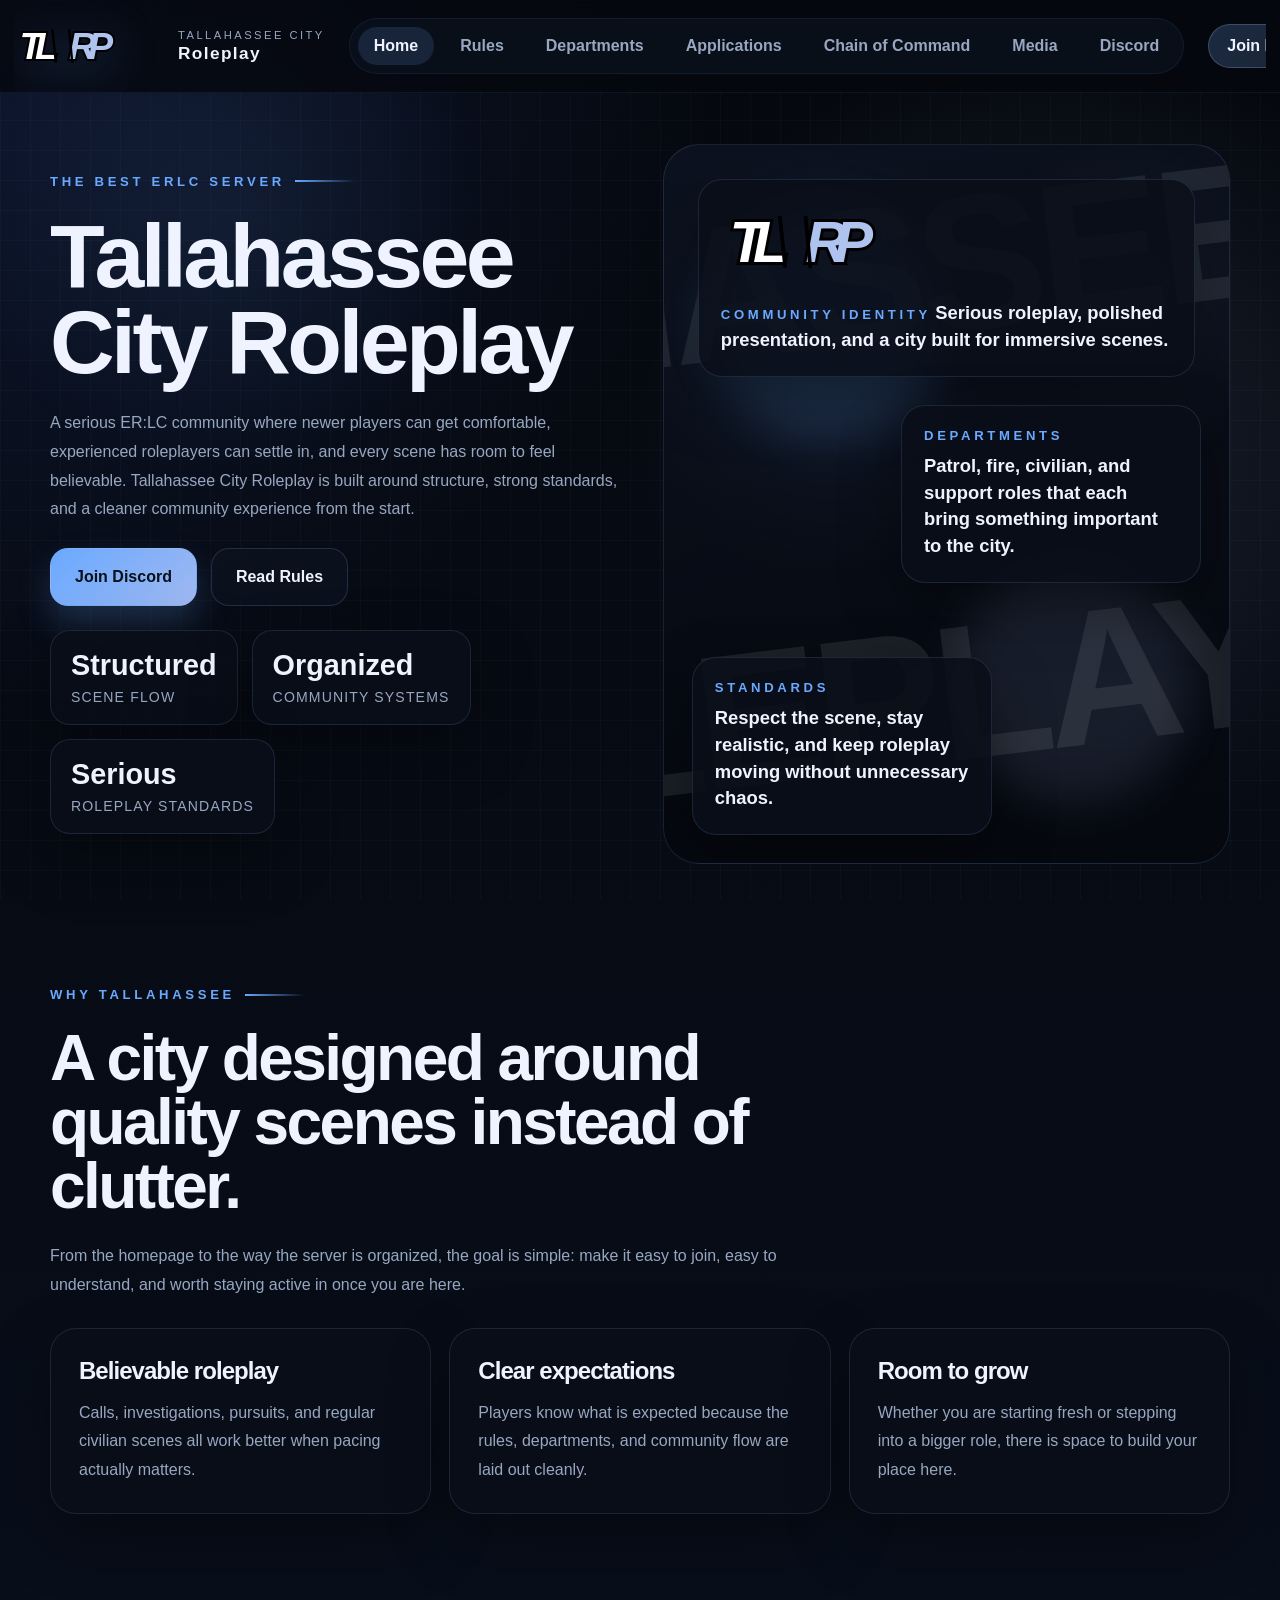
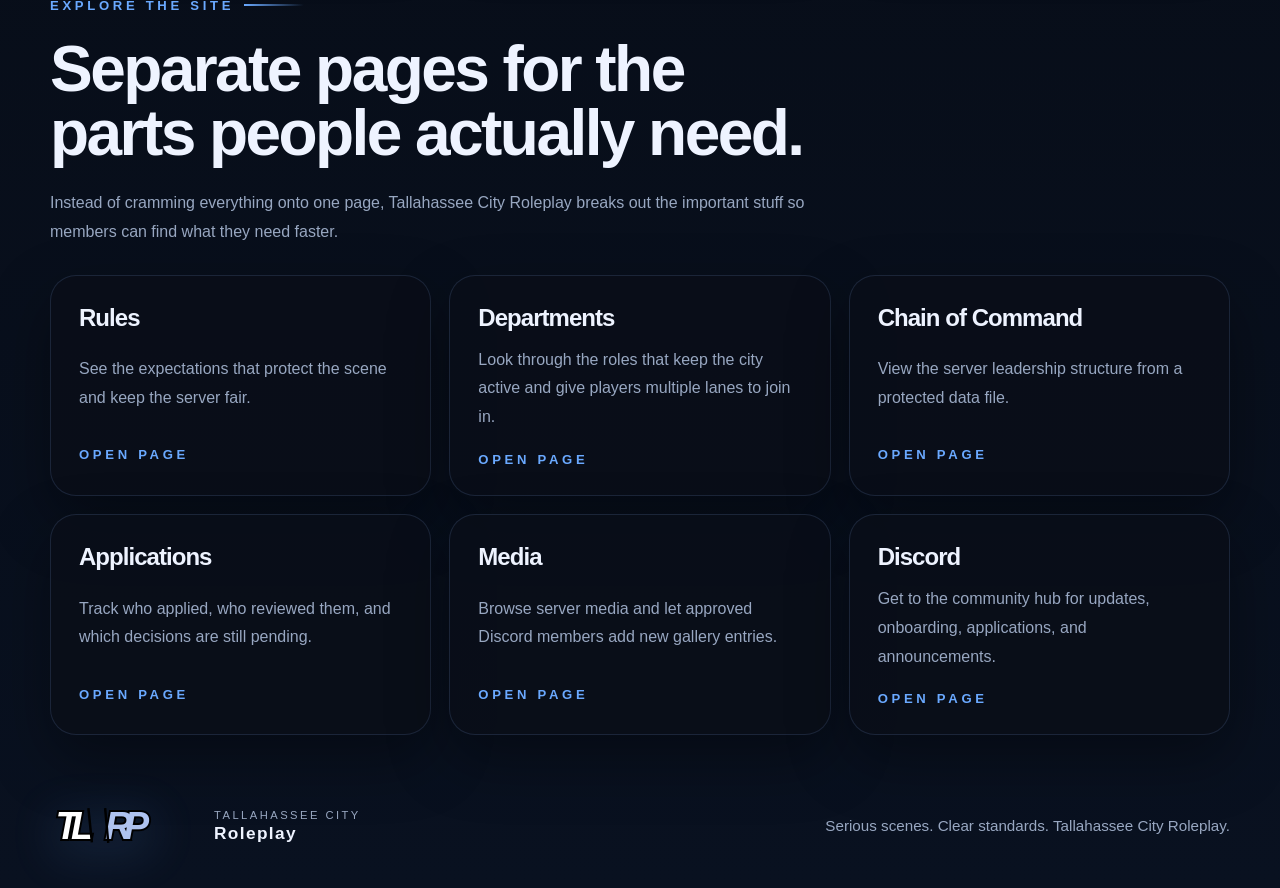
<file: index.html>
<!DOCTYPE html>
<html lang="en">
  <head>
    <meta charset="UTF-8" />
    <meta name="viewport" content="width=device-width, initial-scale=1.0" />
    <title>Tallahassee City Roleplay | Home</title>
    <meta
      name="description"
      content="Tallahassee City Roleplay is a serious ER:LC community focused on realistic scenes, organized departments, and a polished player experience."
    />
    <link rel="stylesheet" href="styles.css" />
  </head>
  <body>
    <div class="page-bg"></div>

    <header class="site-header">
      <div class="container header-row">
        <a class="brand" href="index.html">
          <img src="assets/tlrp-mark.svg" alt="Tallahassee City Roleplay logo" />
          <span class="brand-copy">
            <span>Tallahassee City</span>
            <strong>Roleplay</strong>
          </span>
        </a>

        <nav class="site-nav" aria-label="Primary navigation">
          <a class="active" href="index.html">Home</a>
          <a href="rules.html">Rules</a>
          <a href="departments.html">Departments</a>
          <a href="applications.html">Applications</a>
          <a href="chain-of-command.html">Chain of Command</a>
          <a href="media.html">Media</a>
          <a href="discord.html">Discord</a>
        </nav>

        <a class="header-cta" href="discord.html">Join Discord</a>
      </div>
    </header>

    <main>
      <section class="hero hero-home">
        <div class="container hero-grid">
          <div class="hero-copy">
            <span class="section-kicker">The best ERLC Server</span>
            <h1>Tallahassee City Roleplay</h1>
            <p>
              A serious ER:LC community where newer players can get comfortable, experienced roleplayers can settle in,
              and every scene has room to feel believable. Tallahassee City Roleplay is built around structure, strong
              standards, and a cleaner community experience from the start.
            </p>

            <div class="hero-actions">
              <a class="button button-primary" href="discord.html">Join Discord</a>
              <a class="button button-secondary" href="rules.html">Read Rules</a>
            </div>

            <div class="hero-stats">
              <article>
                <strong>Structured</strong>
                <span>scene flow</span>
              </article>
              <article>
                <strong>Organized</strong>
                <span>community systems</span>
              </article>
              <article>
                <strong>Serious</strong>
                <span>roleplay standards</span>
              </article>
            </div>
          </div>

          <div class="hero-visual hero-visual-home" aria-hidden="true">
            <div class="glow glow-left"></div>
            <div class="glow glow-right"></div>
            <div class="hero-wall-text hero-wall-text-top">TALLAHASSEE</div>
            <div class="hero-wall-text hero-wall-text-bottom">CITY ROLEPLAY</div>

            <article class="hero-panel hero-brand-panel">
              <img src="assets/tlrp-mark.svg" alt="" />
              <div>
                <span class="mini-label">Community identity</span>
                <strong>Serious roleplay, polished presentation, and a city built for immersive scenes.</strong>
              </div>
            </article>

            <article class="hero-panel hero-panel-right">
              <span class="mini-label">Departments</span>
              <strong>Patrol, fire, civilian, and support roles that each bring something important to the city.</strong>
            </article>

            <article class="hero-panel hero-panel-left">
              <span class="mini-label">Standards</span>
              <strong>Respect the scene, stay realistic, and keep roleplay moving without unnecessary chaos.</strong>
            </article>
          </div>
        </div>
      </section>

      <section class="section">
        <div class="container">
          <div class="section-heading">
            <span class="section-kicker">Why Tallahassee</span>
            <h2>A city designed around quality scenes instead of clutter.</h2>
            <p>
              From the homepage to the way the server is organized, the goal is simple: make it easy to join, easy to
              understand, and worth staying active in once you are here.
            </p>
          </div>

          <div class="card-grid card-grid-three">
            <article class="info-card">
              <h3>Believable roleplay</h3>
              <p>Calls, investigations, pursuits, and regular civilian scenes all work better when pacing actually matters.</p>
            </article>
            <article class="info-card">
              <h3>Clear expectations</h3>
              <p>Players know what is expected because the rules, departments, and community flow are laid out cleanly.</p>
            </article>
            <article class="info-card">
              <h3>Room to grow</h3>
              <p>Whether you are starting fresh or stepping into a bigger role, there is space to build your place here.</p>
            </article>
          </div>
        </div>
      </section>

      <section class="section">
        <div class="container">
          <div class="section-heading">
            <span class="section-kicker">Explore the site</span>
            <h2>Separate pages for the parts people actually need.</h2>
            <p>
              Instead of cramming everything onto one page, Tallahassee City Roleplay breaks out the important stuff so
              members can find what they need faster.
            </p>
          </div>

          <div class="card-grid card-grid-three">
            <a class="info-card info-card-link" href="rules.html">
              <h3>Rules</h3>
              <p>See the expectations that protect the scene and keep the server fair.</p>
              <span class="link-label">Open page</span>
            </a>
            <a class="info-card info-card-link" href="departments.html">
              <h3>Departments</h3>
              <p>Look through the roles that keep the city active and give players multiple lanes to join in.</p>
              <span class="link-label">Open page</span>
            </a>
            <a class="info-card info-card-link" href="chain-of-command.html">
              <h3>Chain of Command</h3>
              <p>View the server leadership structure from a protected data file.</p>
              <span class="link-label">Open page</span>
            </a>
            <a class="info-card info-card-link" href="applications.html">
              <h3>Applications</h3>
              <p>Track who applied, who reviewed them, and which decisions are still pending.</p>
              <span class="link-label">Open page</span>
            </a>
            <a class="info-card info-card-link" href="media.html">
              <h3>Media</h3>
              <p>Browse server media and let approved Discord members add new gallery entries.</p>
              <span class="link-label">Open page</span>
            </a>
            <a class="info-card info-card-link" href="discord.html">
              <h3>Discord</h3>
              <p>Get to the community hub for updates, onboarding, applications, and announcements.</p>
              <span class="link-label">Open page</span>
            </a>
          </div>
        </div>
      </section>
    </main>

    <footer class="site-footer">
      <div class="container footer-row">
        <a class="brand" href="index.html">
          <img src="assets/tlrp-mark.svg" alt="" />
          <span class="brand-copy">
            <span>Tallahassee City</span>
            <strong>Roleplay</strong>
          </span>
        </a>
        <p>Serious scenes. Clear standards. Tallahassee City Roleplay.</p>
      </div>
    </footer>
  </body>
</html>
</file>
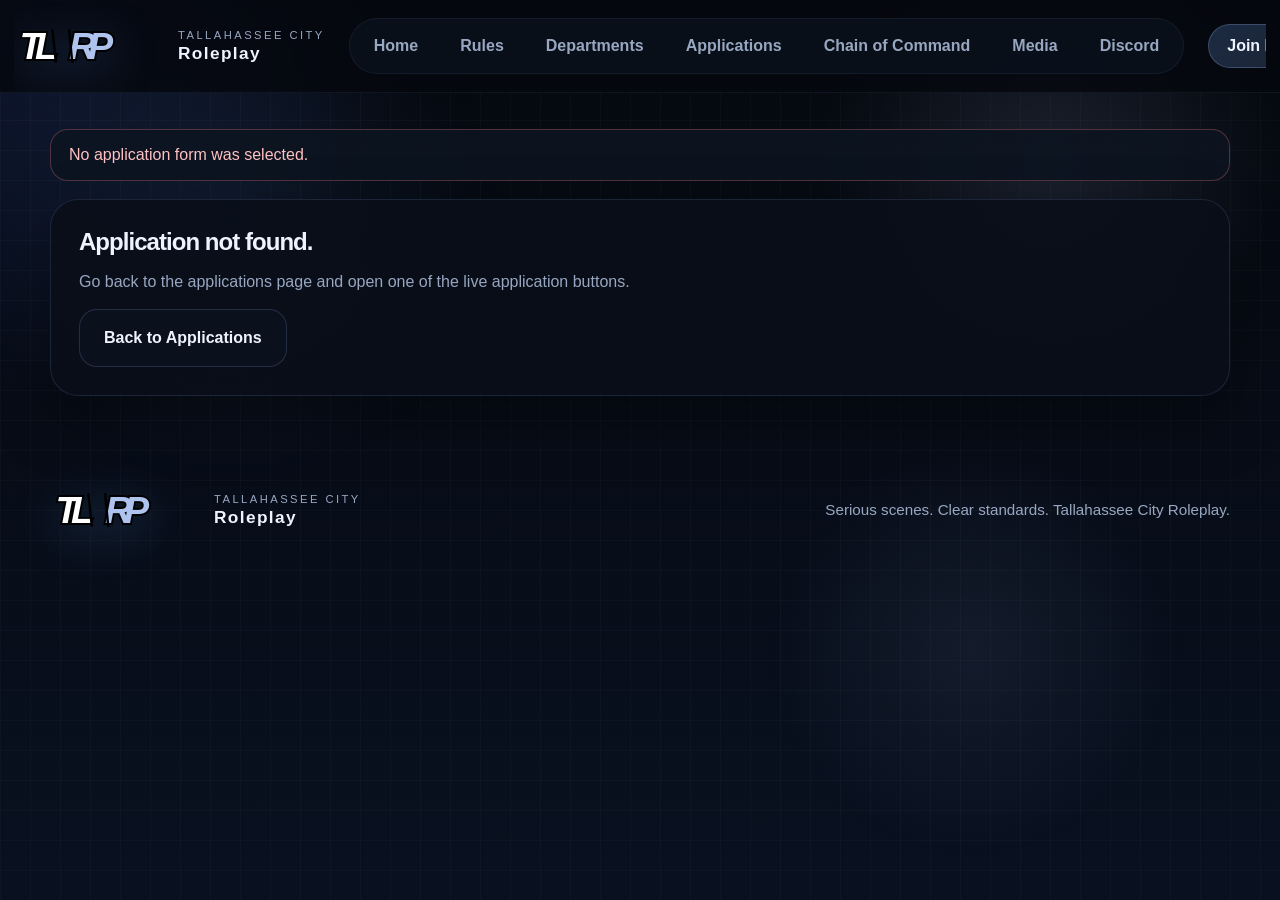
<file: apply.html>
<!DOCTYPE html>
<html lang="en">
  <head>
    <meta charset="UTF-8" />
    <meta name="viewport" content="width=device-width, initial-scale=1.0" />
    <title>Tallahassee City Roleplay | Apply</title>
    <meta
      name="description"
      content="Fill out a Tallahassee City Roleplay application after signing in with Discord."
    />
    <link rel="stylesheet" href="styles.css" />
  </head>
  <body>
    <div class="page-bg"></div>

    <header class="site-header">
      <div class="container header-row">
        <a class="brand" href="index.html">
          <img src="assets/tlrp-mark.svg" alt="Tallahassee City Roleplay logo" />
          <span class="brand-copy">
            <span>Tallahassee City</span>
            <strong>Roleplay</strong>
          </span>
        </a>

        <nav class="site-nav" aria-label="Primary navigation">
          <a href="index.html">Home</a>
          <a href="rules.html">Rules</a>
          <a href="departments.html">Departments</a>
          <a href="applications.html">Applications</a>
          <a href="chain-of-command.html">Chain of Command</a>
          <a href="media.html">Media</a>
          <a href="discord.html">Discord</a>
        </nav>

        <a class="header-cta" href="discord.html">Join Discord</a>
      </div>
    </header>

    <main>
      <section class="page-hero">
        <div class="container">
          <div class="page-note" id="apply-page-status" hidden></div>
          <div class="detail-page-shell" id="apply-shell">
            <article class="empty-card">
              <h3>Loading application form...</h3>
              <p>The hidden application page is getting ready.</p>
            </article>
          </div>
        </div>
      </section>
    </main>

    <footer class="site-footer">
      <div class="container footer-row">
        <a class="brand" href="index.html">
          <img src="assets/tlrp-mark.svg" alt="" />
          <span class="brand-copy">
            <span>Tallahassee City</span>
            <strong>Roleplay</strong>
          </span>
        </a>
        <p>Serious scenes. Clear standards. Tallahassee City Roleplay.</p>
      </div>
    </footer>

    <script defer src="apply.js"></script>
  </body>
</html>
</file>
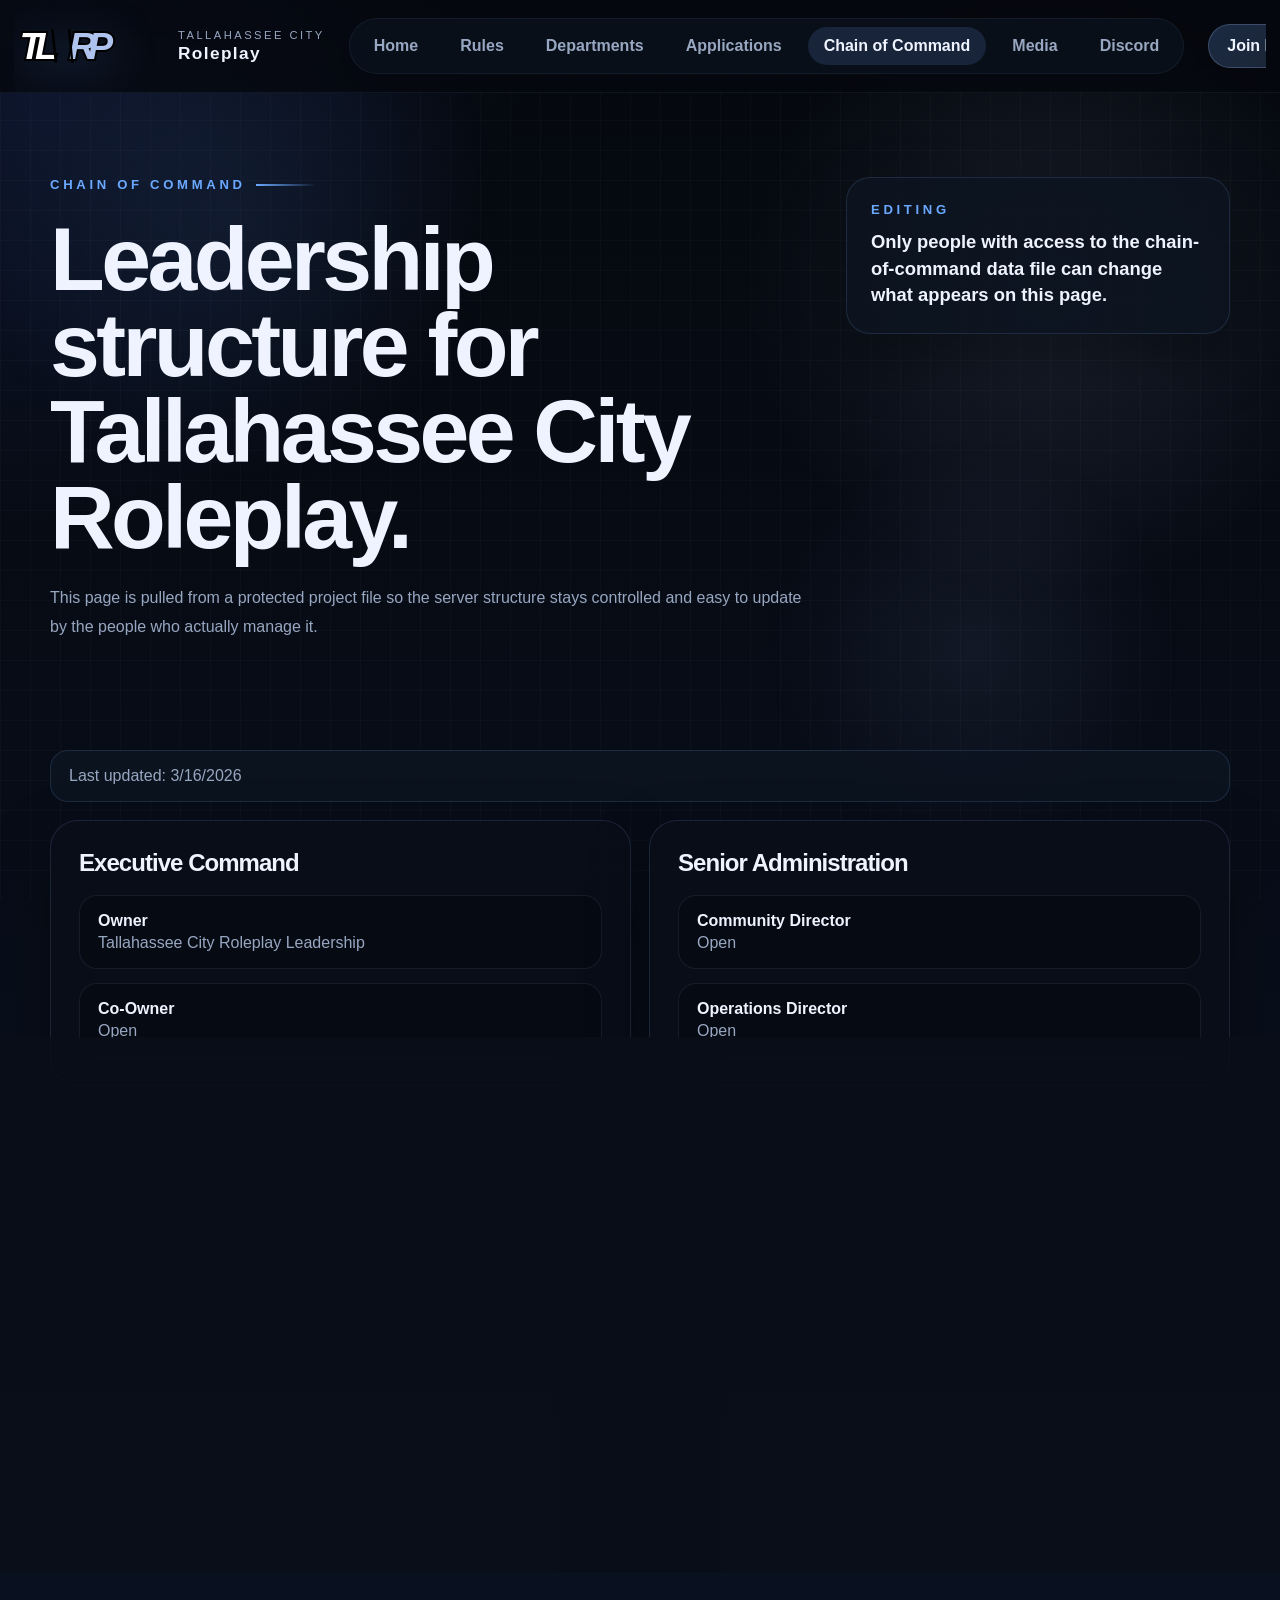
<file: chain-of-command.html>
<!DOCTYPE html>
<html lang="en">
  <head>
    <meta charset="UTF-8" />
    <meta name="viewport" content="width=device-width, initial-scale=1.0" />
    <title>Tallahassee City Roleplay | Chain of Command</title>
    <meta
      name="description"
      content="View the Tallahassee City Roleplay chain of command and leadership structure."
    />
    <link rel="stylesheet" href="styles.css" />
  </head>
  <body>
    <div class="page-bg"></div>

    <header class="site-header">
      <div class="container header-row">
        <a class="brand" href="index.html">
          <img src="assets/tlrp-mark.svg" alt="Tallahassee City Roleplay logo" />
          <span class="brand-copy">
            <span>Tallahassee City</span>
            <strong>Roleplay</strong>
          </span>
        </a>

        <nav class="site-nav" aria-label="Primary navigation">
          <a href="index.html">Home</a>
          <a href="rules.html">Rules</a>
          <a href="departments.html">Departments</a>
          <a href="applications.html">Applications</a>
          <a class="active" href="chain-of-command.html">Chain of Command</a>
          <a href="media.html">Media</a>
          <a href="discord.html">Discord</a>
        </nav>

        <a class="header-cta" href="discord.html">Join Discord</a>
      </div>
    </header>

    <main>
      <section class="page-hero">
        <div class="container page-hero-grid">
          <div class="page-hero-copy">
            <span class="section-kicker">Chain of command</span>
            <h1>Leadership structure for Tallahassee City Roleplay.</h1>
            <p>
              This page is pulled from a protected project file so the server structure stays controlled and easy to
              update by the people who actually manage it.
            </p>
          </div>

          <div class="page-hero-side">
            <article class="side-panel">
              <span class="mini-label">Editing</span>
              <strong>Only people with access to the chain-of-command data file can change what appears on this page.</strong>
            </article>
          </div>
        </div>
      </section>

      <section class="section">
        <div class="container">
          <div class="page-note" id="chain-updated-note">Loading chain of command...</div>
          <div class="chain-grid" id="chain-groups"></div>
        </div>
      </section>
    </main>

    <footer class="site-footer">
      <div class="container footer-row">
        <a class="brand" href="index.html">
          <img src="assets/tlrp-mark.svg" alt="" />
          <span class="brand-copy">
            <span>Tallahassee City</span>
            <strong>Roleplay</strong>
          </span>
        </a>
        <p>Serious scenes. Clear standards. Tallahassee City Roleplay.</p>
      </div>
    </footer>

    <script defer src="chain-of-command.js"></script>
  </body>
</html>
</file>
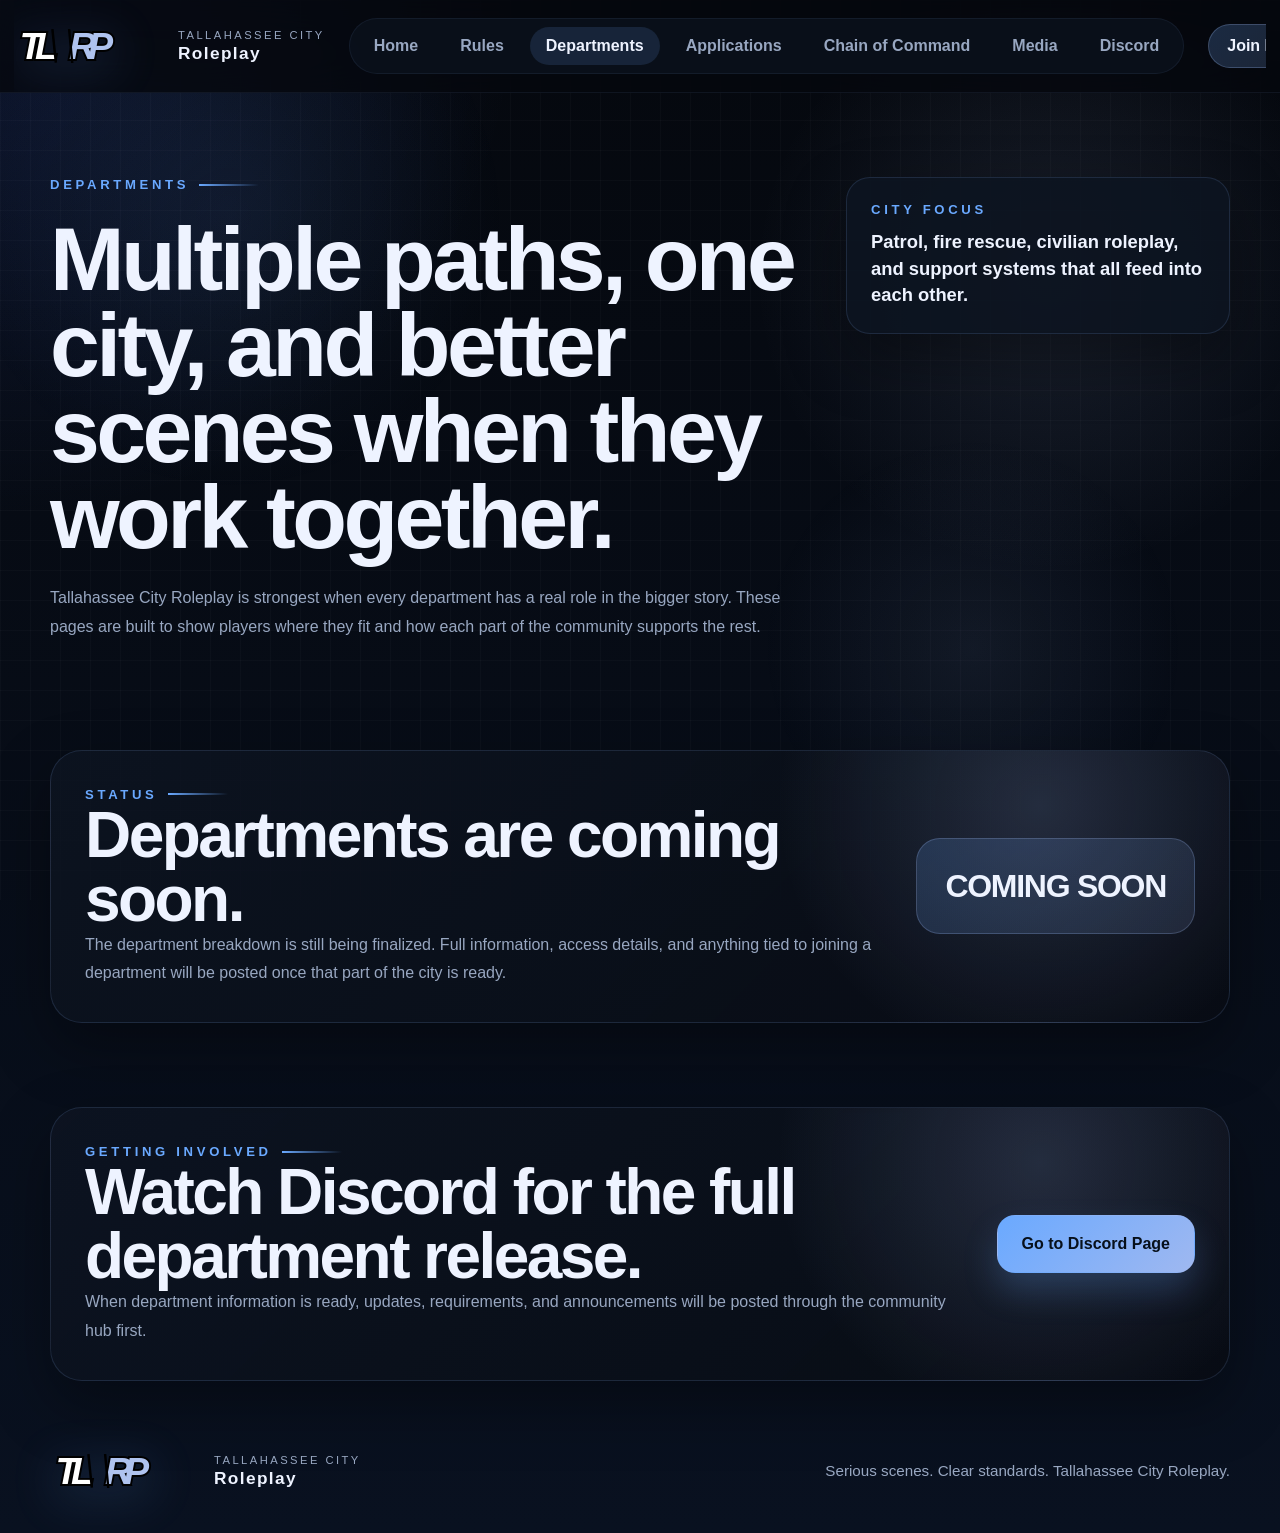
<file: departments.html>
<!DOCTYPE html>
<html lang="en">
  <head>
    <meta charset="UTF-8" />
    <meta name="viewport" content="width=device-width, initial-scale=1.0" />
    <title>Tallahassee City Roleplay | Departments</title>
    <meta
      name="description"
      content="Explore the Tallahassee City Roleplay departments, from patrol operations to fire rescue and civilian roleplay."
    />
    <link rel="stylesheet" href="styles.css" />
  </head>
  <body>
    <div class="page-bg"></div>

    <header class="site-header">
      <div class="container header-row">
        <a class="brand" href="index.html">
          <img src="assets/tlrp-mark.svg" alt="Tallahassee City Roleplay logo" />
          <span class="brand-copy">
            <span>Tallahassee City</span>
            <strong>Roleplay</strong>
          </span>
        </a>

        <nav class="site-nav" aria-label="Primary navigation">
          <a href="index.html">Home</a>
          <a href="rules.html">Rules</a>
          <a class="active" href="departments.html">Departments</a>
          <a href="applications.html">Applications</a>
          <a href="chain-of-command.html">Chain of Command</a>
          <a href="media.html">Media</a>
          <a href="discord.html">Discord</a>
        </nav>

        <a class="header-cta" href="discord.html">Join Discord</a>
      </div>
    </header>

    <main>
      <section class="page-hero">
        <div class="container page-hero-grid">
          <div class="page-hero-copy">
            <span class="section-kicker">Departments</span>
            <h1>Multiple paths, one city, and better scenes when they work together.</h1>
            <p>
              Tallahassee City Roleplay is strongest when every department has a real role in the bigger story. These
              pages are built to show players where they fit and how each part of the community supports the rest.
            </p>
          </div>

          <div class="page-hero-side">
            <article class="side-panel">
              <span class="mini-label">City focus</span>
              <strong>Patrol, fire rescue, civilian roleplay, and support systems that all feed into each other.</strong>
            </article>
          </div>
        </div>
      </section>

      <section class="section">
        <div class="container">
          <div class="cta-panel coming-soon-panel">
            <div>
              <span class="section-kicker">Status</span>
              <h2>Departments are coming soon.</h2>
              <p>
                The department breakdown is still being finalized. Full information, access details, and anything tied
                to joining a department will be posted once that part of the city is ready.
              </p>
            </div>
            <div class="coming-soon-badge">Coming Soon</div>
          </div>
        </div>
      </section>

      <section class="section">
        <div class="container">
          <div class="cta-panel">
            <div>
              <span class="section-kicker">Getting involved</span>
              <h2>Watch Discord for the full department release.</h2>
              <p>When department information is ready, updates, requirements, and announcements will be posted through the community hub first.</p>
            </div>
            <a class="button button-primary" href="discord.html">Go to Discord Page</a>
          </div>
        </div>
      </section>
    </main>

    <footer class="site-footer">
      <div class="container footer-row">
        <a class="brand" href="index.html">
          <img src="assets/tlrp-mark.svg" alt="" />
          <span class="brand-copy">
            <span>Tallahassee City</span>
            <strong>Roleplay</strong>
          </span>
        </a>
        <p>Serious scenes. Clear standards. Tallahassee City Roleplay.</p>
      </div>
    </footer>
  </body>
</html>
</file>
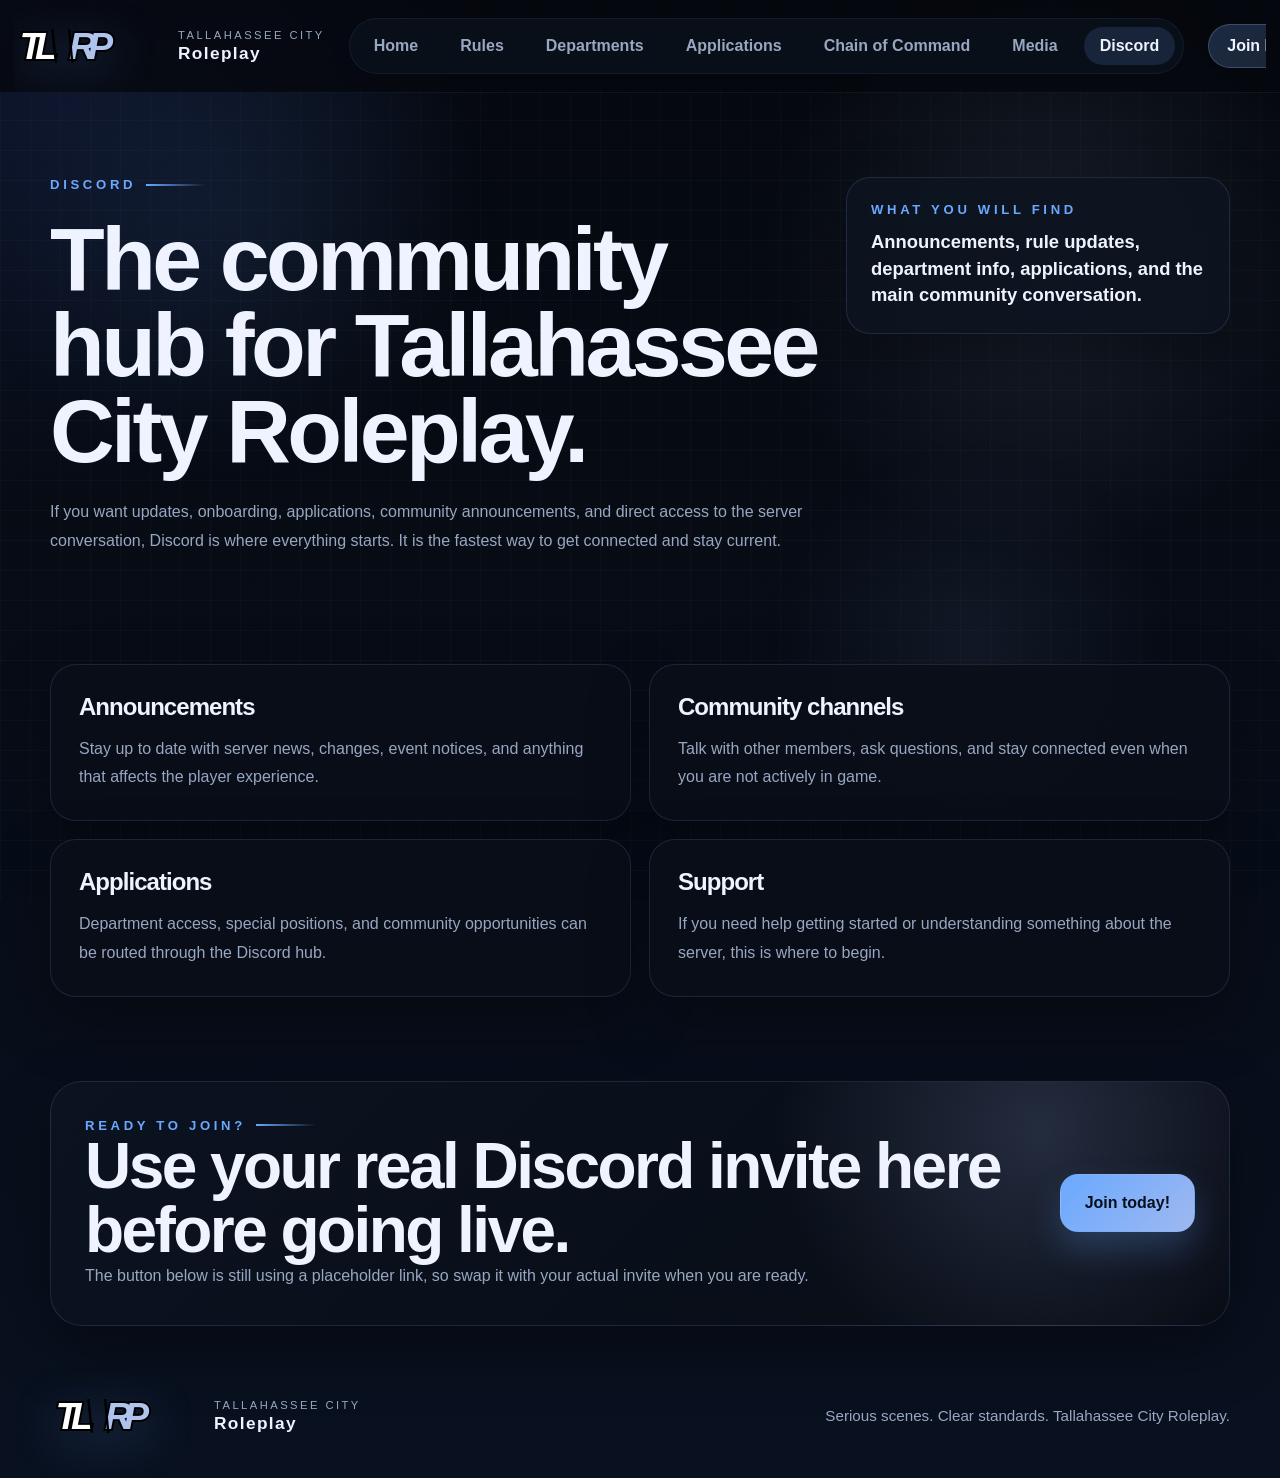
<file: discord.html>
<!DOCTYPE html>
<html lang="en">
  <head>
    <meta charset="UTF-8" />
    <meta name="viewport" content="width=device-width, initial-scale=1.0" />
    <title>Tallahassee City Roleplay | Discord</title>
    <meta
      name="description"
      content="Join the Tallahassee City Roleplay Discord for community updates, onboarding, applications, and server announcements."
    />
    <link rel="stylesheet" href="styles.css" />
  </head>
  <body>
    <div class="page-bg"></div>

    <header class="site-header">
      <div class="container header-row">
        <a class="brand" href="index.html">
          <img src="assets/tlrp-mark.svg" alt="Tallahassee City Roleplay logo" />
          <span class="brand-copy">
            <span>Tallahassee City</span>
            <strong>Roleplay</strong>
          </span>
        </a>

        <nav class="site-nav" aria-label="Primary navigation">
          <a href="index.html">Home</a>
          <a href="rules.html">Rules</a>
          <a href="departments.html">Departments</a>
          <a href="applications.html">Applications</a>
          <a href="chain-of-command.html">Chain of Command</a>
          <a href="media.html">Media</a>
          <a class="active" href="discord.html">Discord</a>
        </nav>

        <a class="header-cta" href="discord.html">Join Discord</a>
      </div>
    </header>

    <main>
      <section class="page-hero">
        <div class="container page-hero-grid">
          <div class="page-hero-copy">
            <span class="section-kicker">Discord</span>
            <h1>The community hub for Tallahassee City Roleplay.</h1>
            <p>
              If you want updates, onboarding, applications, community announcements, and direct access to the server
              conversation, Discord is where everything starts. It is the fastest way to get connected and stay current.
            </p>
          </div>

          <div class="page-hero-side">
            <article class="side-panel">
              <span class="mini-label">What you will find</span>
              <strong>Announcements, rule updates, department info, applications, and the main community conversation.</strong>
            </article>
          </div>
        </div>
      </section>

      <section class="section">
        <div class="container">
          <div class="detail-grid">
            <article class="info-card">
              <h3>Announcements</h3>
              <p>Stay up to date with server news, changes, event notices, and anything that affects the player experience.</p>
            </article>
            <article class="info-card">
              <h3>Community channels</h3>
              <p>Talk with other members, ask questions, and stay connected even when you are not actively in game.</p>
            </article>
            <article class="info-card">
              <h3>Applications</h3>
              <p>Department access, special positions, and community opportunities can be routed through the Discord hub.</p>
            </article>
            <article class="info-card">
              <h3>Support</h3>
              <p>If you need help getting started or understanding something about the server, this is where to begin.</p>
            </article>
          </div>
        </div>
      </section>

      <section class="section">
        <div class="container">
          <div class="cta-panel">
            <div>
              <span class="section-kicker">Ready to join?</span>
              <h2>Use your real Discord invite here before going live.</h2>
              <p>The button below is still using a placeholder link, so swap it with your actual invite when you are ready.</p>
            </div>
            <a class="button button-primary" href="https://discord.gg/aEVE6DN2VU">Join today!</a>
          </div>
        </div>
      </section>
    </main>

    <footer class="site-footer">
      <div class="container footer-row">
        <a class="brand" href="index.html">
          <img src="assets/tlrp-mark.svg" alt="" />
          <span class="brand-copy">
            <span>Tallahassee City</span>
            <strong>Roleplay</strong>
          </span>
        </a>
        <p>Serious scenes. Clear standards. Tallahassee City Roleplay.</p>
      </div>
    </footer>
  </body>
</html>
</file>
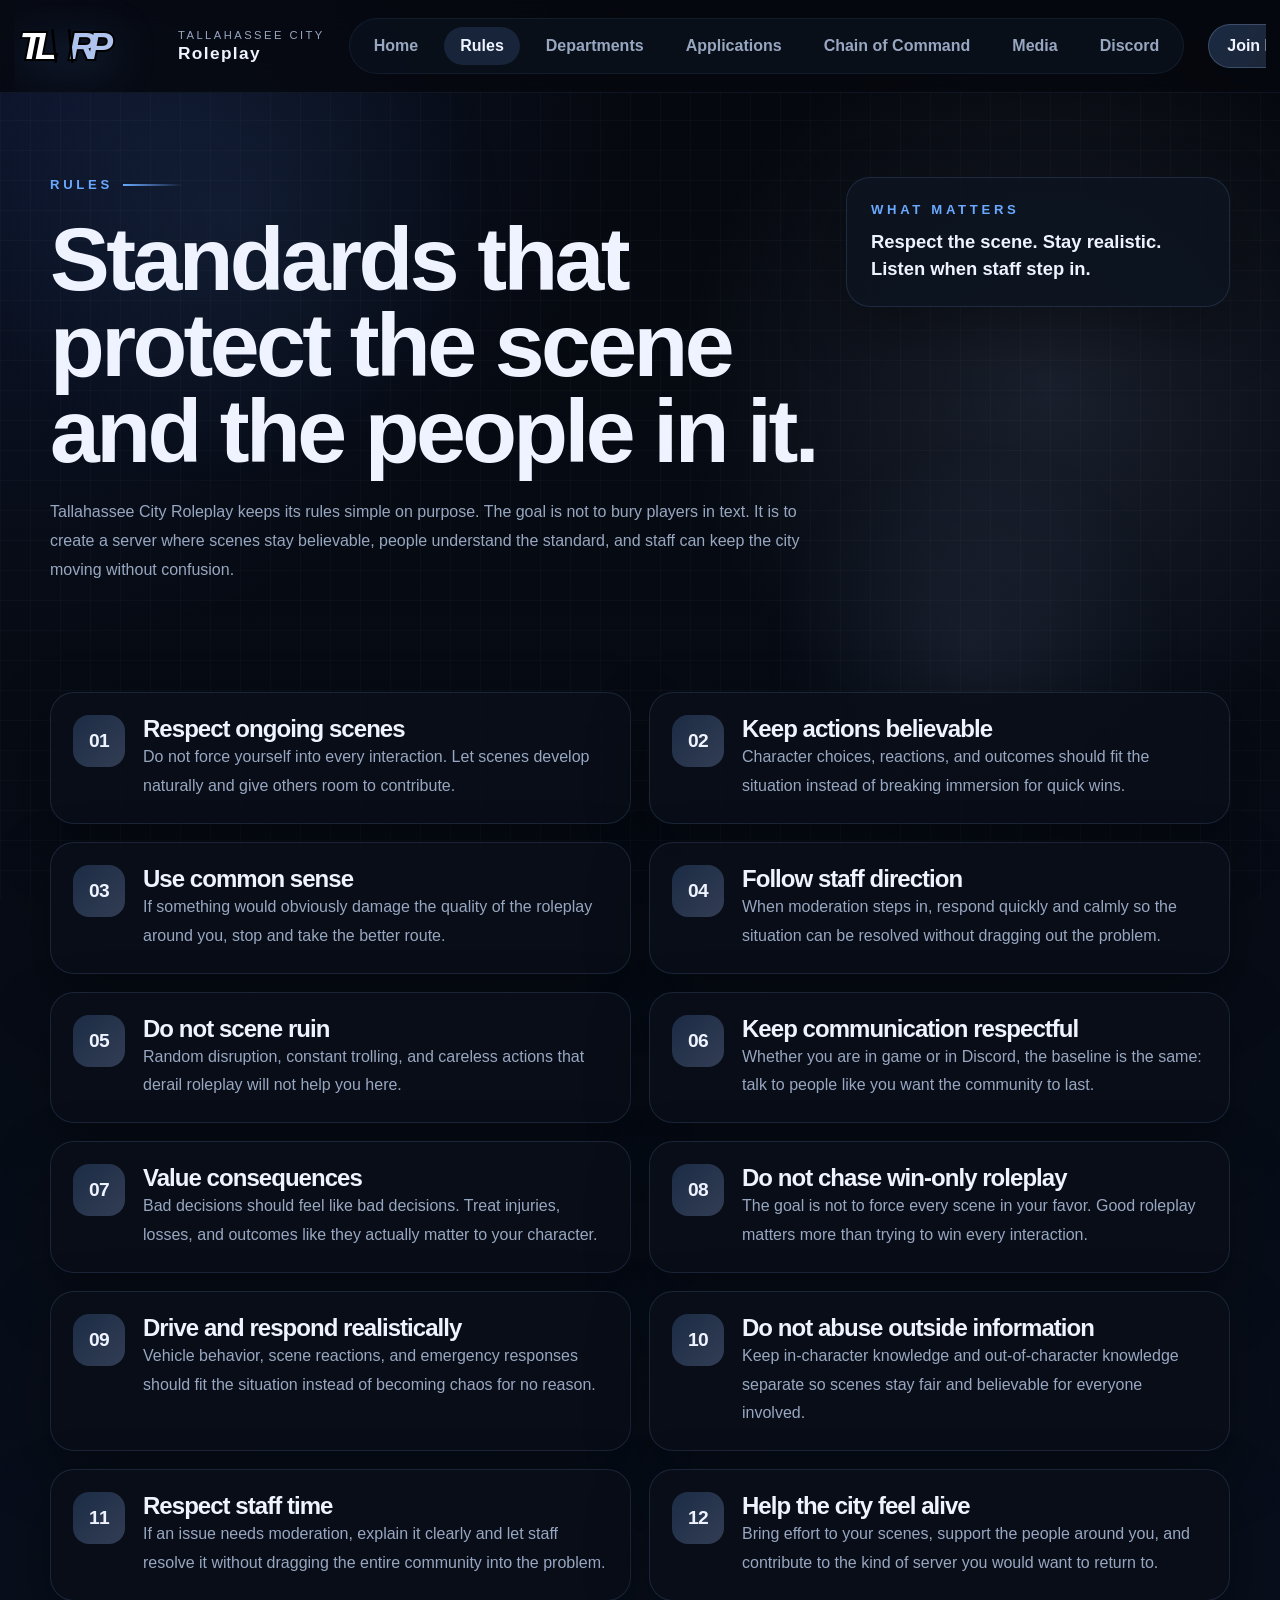
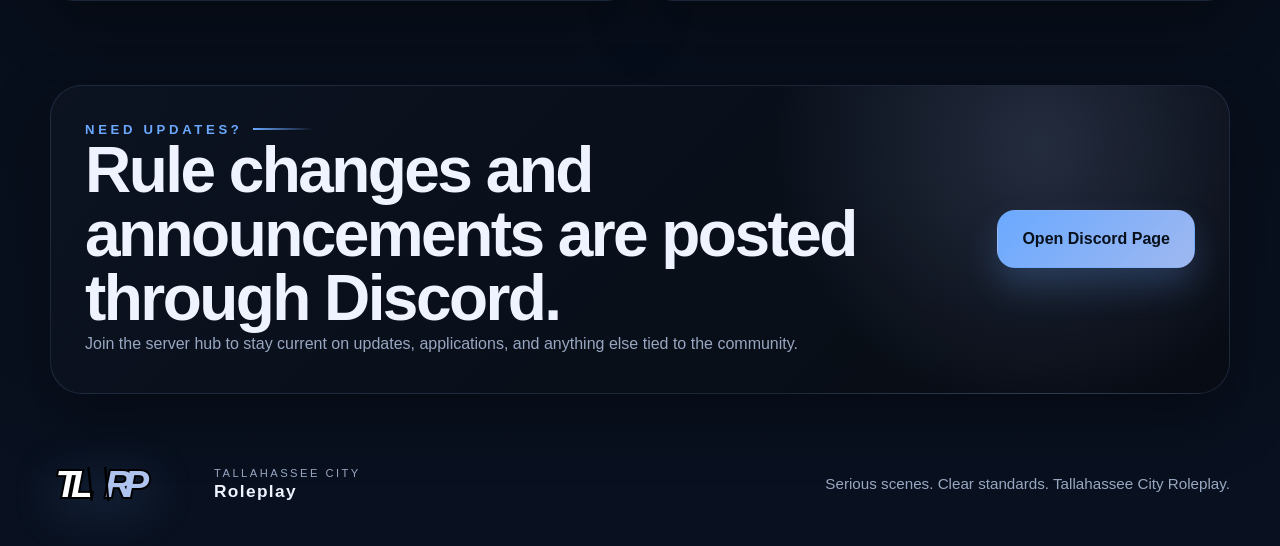
<file: rules.html>
<!DOCTYPE html>
<html lang="en">
  <head>
    <meta charset="UTF-8" />
    <meta name="viewport" content="width=device-width, initial-scale=1.0" />
    <title>Tallahassee City Roleplay | Rules</title>
    <meta
      name="description"
      content="Read the Tallahassee City Roleplay rules and scene standards for a cleaner ER:LC experience."
    />
    <link rel="stylesheet" href="styles.css" />
  </head>
  <body>
    <div class="page-bg"></div>

    <header class="site-header">
      <div class="container header-row">
        <a class="brand" href="index.html">
          <img src="assets/tlrp-mark.svg" alt="Tallahassee City Roleplay logo" />
          <span class="brand-copy">
            <span>Tallahassee City</span>
            <strong>Roleplay</strong>
          </span>
        </a>

        <nav class="site-nav" aria-label="Primary navigation">
          <a href="index.html">Home</a>
          <a class="active" href="rules.html">Rules</a>
          <a href="departments.html">Departments</a>
          <a href="applications.html">Applications</a>
          <a href="chain-of-command.html">Chain of Command</a>
          <a href="media.html">Media</a>
          <a href="discord.html">Discord</a>
        </nav>

        <a class="header-cta" href="discord.html">Join Discord</a>
      </div>
    </header>

    <main>
      <section class="page-hero">
        <div class="container page-hero-grid">
          <div class="page-hero-copy">
            <span class="section-kicker">Rules</span>
            <h1>Standards that protect the scene and the people in it.</h1>
            <p>
              Tallahassee City Roleplay keeps its rules simple on purpose. The goal is not to bury players in text. It
              is to create a server where scenes stay believable, people understand the standard, and staff can keep
              the city moving without confusion.
            </p>
          </div>

          <div class="page-hero-side">
            <article class="side-panel">
              <span class="mini-label">What matters</span>
              <strong>Respect the scene. Stay realistic. Listen when staff step in.</strong>
            </article>
          </div>
        </div>
      </section>

      <section class="section">
        <div class="container">
          <div class="detail-grid">
            <article class="rule-card">
              <span class="rule-number">01</span>
              <div>
                <h3>Respect ongoing scenes</h3>
                <p>Do not force yourself into every interaction. Let scenes develop naturally and give others room to contribute.</p>
              </div>
            </article>

            <article class="rule-card">
              <span class="rule-number">02</span>
              <div>
                <h3>Keep actions believable</h3>
                <p>Character choices, reactions, and outcomes should fit the situation instead of breaking immersion for quick wins.</p>
              </div>
            </article>

            <article class="rule-card">
              <span class="rule-number">03</span>
              <div>
                <h3>Use common sense</h3>
                <p>If something would obviously damage the quality of the roleplay around you, stop and take the better route.</p>
              </div>
            </article>

            <article class="rule-card">
              <span class="rule-number">04</span>
              <div>
                <h3>Follow staff direction</h3>
                <p>When moderation steps in, respond quickly and calmly so the situation can be resolved without dragging out the problem.</p>
              </div>
            </article>

            <article class="rule-card">
              <span class="rule-number">05</span>
              <div>
                <h3>Do not scene ruin</h3>
                <p>Random disruption, constant trolling, and careless actions that derail roleplay will not help you here.</p>
              </div>
            </article>

            <article class="rule-card">
              <span class="rule-number">06</span>
              <div>
                <h3>Keep communication respectful</h3>
                <p>Whether you are in game or in Discord, the baseline is the same: talk to people like you want the community to last.</p>
              </div>
            </article>

            <article class="rule-card">
              <span class="rule-number">07</span>
              <div>
                <h3>Value consequences</h3>
                <p>Bad decisions should feel like bad decisions. Treat injuries, losses, and outcomes like they actually matter to your character.</p>
              </div>
            </article>

            <article class="rule-card">
              <span class="rule-number">08</span>
              <div>
                <h3>Do not chase win-only roleplay</h3>
                <p>The goal is not to force every scene in your favor. Good roleplay matters more than trying to win every interaction.</p>
              </div>
            </article>

            <article class="rule-card">
              <span class="rule-number">09</span>
              <div>
                <h3>Drive and respond realistically</h3>
                <p>Vehicle behavior, scene reactions, and emergency responses should fit the situation instead of becoming chaos for no reason.</p>
              </div>
            </article>

            <article class="rule-card">
              <span class="rule-number">10</span>
              <div>
                <h3>Do not abuse outside information</h3>
                <p>Keep in-character knowledge and out-of-character knowledge separate so scenes stay fair and believable for everyone involved.</p>
              </div>
            </article>

            <article class="rule-card">
              <span class="rule-number">11</span>
              <div>
                <h3>Respect staff time</h3>
                <p>If an issue needs moderation, explain it clearly and let staff resolve it without dragging the entire community into the problem.</p>
              </div>
            </article>

            <article class="rule-card">
              <span class="rule-number">12</span>
              <div>
                <h3>Help the city feel alive</h3>
                <p>Bring effort to your scenes, support the people around you, and contribute to the kind of server you would want to return to.</p>
              </div>
            </article>
          </div>
        </div>
      </section>

      <section class="section">
        <div class="container">
          <div class="cta-panel">
            <div>
              <span class="section-kicker">Need updates?</span>
              <h2>Rule changes and announcements are posted through Discord.</h2>
              <p>Join the server hub to stay current on updates, applications, and anything else tied to the community.</p>
            </div>
            <a class="button button-primary" href="discord.html">Open Discord Page</a>
          </div>
        </div>
      </section>
    </main>

    <footer class="site-footer">
      <div class="container footer-row">
        <a class="brand" href="index.html">
          <img src="assets/tlrp-mark.svg" alt="" />
          <span class="brand-copy">
            <span>Tallahassee City</span>
            <strong>Roleplay</strong>
          </span>
        </a>
        <p>Serious scenes. Clear standards. Tallahassee City Roleplay.</p>
      </div>
    </footer>
  </body>
</html>
</file>
<file: styles.css>
:root {
  --bg: #05080e;
  --panel: rgba(10, 14, 24, 0.88);
  --panel-soft: rgba(13, 20, 33, 0.9);
  --line: rgba(143, 182, 255, 0.14);
  --text: #eef3ff;
  --muted: #98a7c1;
  --blue: #6aa9ff;
  --blue-strong: #9fb8f0;
  --shadow: 0 24px 60px rgba(0, 0, 0, 0.35);
  --font-body: "Aptos", "Trebuchet MS", "Segoe UI", sans-serif;
  --font-display: "Bahnschrift", "Arial Black", "Trebuchet MS", sans-serif;
}

* {
  box-sizing: border-box;
}

html {
  scroll-behavior: smooth;
}

body {
  margin: 0;
  min-height: 100vh;
  background:
    radial-gradient(circle at top left, rgba(72, 113, 255, 0.14), transparent 26%),
    radial-gradient(circle at 82% 18%, rgba(168, 188, 235, 0.12), transparent 18%),
    linear-gradient(180deg, #05080e 0%, #091120 100%);
  color: var(--text);
  font-family: var(--font-body);
}

body::before {
  content: "";
  position: fixed;
  inset: 0;
  background-image:
    linear-gradient(rgba(255, 255, 255, 0.025) 1px, transparent 1px),
    linear-gradient(90deg, rgba(255, 255, 255, 0.025) 1px, transparent 1px);
  background-size: 30px 30px;
  pointer-events: none;
  z-index: -2;
}

a {
  color: inherit;
  text-decoration: none;
}

img {
  display: block;
  max-width: 100%;
}

.page-bg {
  position: fixed;
  inset: 0;
  background:
    radial-gradient(circle at 18% 24%, rgba(106, 169, 255, 0.08), transparent 22%),
    radial-gradient(circle at 76% 72%, rgba(159, 184, 240, 0.08), transparent 18%);
  pointer-events: none;
  z-index: -1;
}

.container {
  width: min(1180px, calc(100% - 48px));
  margin: 0 auto;
}

.site-header .container {
  width: min(1420px, calc(100% - 28px));
}

.site-header {
  position: sticky;
  top: 0;
  z-index: 20;
  border-bottom: 1px solid rgba(143, 182, 255, 0.08);
  background: rgba(5, 8, 14, 0.82);
  backdrop-filter: blur(18px);
}

.header-row,
.footer-row {
  display: flex;
  align-items: center;
  justify-content: space-between;
  gap: 24px;
}

.header-row {
  min-height: 92px;
  flex-wrap: nowrap;
  overflow-x: auto;
  overflow-y: hidden;
  scrollbar-width: none;
}

.brand {
  display: inline-flex;
  align-items: center;
  gap: 14px;
  flex: 0 0 auto;
}

.brand img {
  width: 150px;
  filter: drop-shadow(0 10px 24px rgba(106, 169, 255, 0.24));
}

.brand-copy {
  display: grid;
  gap: 3px;
}

.brand-copy span {
  color: var(--muted);
  font-size: 0.7rem;
  letter-spacing: 0.22em;
  text-transform: uppercase;
}

.brand-copy strong {
  font-family: var(--font-display);
  font-size: 1.08rem;
  letter-spacing: 0.08em;
  line-height: 1.05;
}

.site-nav {
  display: flex;
  align-items: center;
  flex: 1 0 auto;
  min-width: max-content;
  flex-wrap: nowrap;
  gap: 10px;
  padding: 8px;
  border: 1px solid rgba(143, 182, 255, 0.08);
  border-radius: 999px;
  background: rgba(12, 18, 29, 0.82);
  overflow-x: auto;
  overflow-y: hidden;
  scrollbar-width: none;
}

.site-nav a,
.header-cta,
.button,
.info-card-link {
  transition:
    transform 180ms ease,
    background-color 180ms ease,
    border-color 180ms ease,
    box-shadow 180ms ease;
}

.site-nav a {
  padding: 10px 16px;
  border-radius: 999px;
  color: var(--muted);
  font-weight: 700;
}

.site-nav a.active,
.site-nav a:hover {
  background: rgba(106, 169, 255, 0.14);
  color: var(--text);
}

.header-cta {
  flex: 0 0 auto;
  padding: 12px 18px;
  border: 1px solid rgba(159, 184, 240, 0.26);
  border-radius: 999px;
  background: linear-gradient(135deg, rgba(106, 169, 255, 0.22), rgba(159, 184, 240, 0.16));
  color: var(--text);
  font-weight: 800;
  white-space: nowrap;
}

.header-row::-webkit-scrollbar,
.site-nav::-webkit-scrollbar {
  display: none;
}

.header-cta:hover,
.button:hover,
.info-card-link:hover {
  transform: translateY(-1px);
}

.header-cta:focus-visible,
.button:focus-visible,
.site-nav a:focus-visible {
  outline: 2px solid rgba(159, 184, 240, 0.85);
  outline-offset: 3px;
}

.hero,
.page-hero {
  padding: 36px 0 24px;
}

.hero-grid {
  display: grid;
  grid-template-columns: minmax(0, 1fr) minmax(400px, 0.98fr);
  gap: 34px;
  align-items: center;
  min-height: calc(100vh - 150px);
}

.page-hero-grid {
  display: grid;
  grid-template-columns: minmax(0, 1fr) minmax(260px, 0.5fr);
  gap: 28px;
  align-items: start;
  padding-top: 48px;
}

.hero-copy,
.page-hero-copy,
.section-heading,
.hero-panel,
.info-card,
.rule-card,
.department-card,
.side-panel,
.cta-panel {
  position: relative;
}

.hero-copy,
.page-hero-copy,
.section-heading {
  display: grid;
  gap: 24px;
}

.section-kicker,
.mini-label,
.link-label {
  display: inline-flex;
  align-items: center;
  gap: 10px;
  color: var(--blue);
  font-size: 0.82rem;
  font-weight: 800;
  letter-spacing: 0.28em;
  text-transform: uppercase;
}

.section-kicker::after {
  content: "";
  width: 60px;
  height: 2px;
  background: linear-gradient(90deg, var(--blue), rgba(106, 169, 255, 0));
}

h1,
h2,
h3,
.hero-wall-text,
.rule-number,
.department-pill {
  font-family: var(--font-display);
  letter-spacing: -0.04em;
}

h1 {
  margin: 0;
  font-size: clamp(3.2rem, 7vw, 6rem);
  line-height: 0.96;
}

h2 {
  margin: 0;
  font-size: clamp(2.25rem, 5vw, 4rem);
  line-height: 1;
}

h3 {
  margin: 0;
  font-size: 1.5rem;
}

p {
  margin: 0;
  color: var(--muted);
  line-height: 1.8;
}

.hero-actions {
  display: flex;
  flex-wrap: wrap;
  gap: 14px;
}

.button {
  display: inline-flex;
  align-items: center;
  justify-content: center;
  min-height: 58px;
  padding: 0 24px;
  border: 1px solid transparent;
  border-radius: 18px;
  font-weight: 800;
}

.button-primary {
  background: linear-gradient(135deg, var(--blue), var(--blue-strong));
  color: #07101b;
  box-shadow: 0 18px 34px rgba(106, 169, 255, 0.22);
}

.button-secondary {
  border-color: rgba(143, 182, 255, 0.18);
  background: rgba(12, 19, 31, 0.84);
  color: var(--text);
}

.button:disabled {
  cursor: not-allowed;
  opacity: 0.6;
  transform: none;
}

.hero-stats {
  display: flex;
  flex-wrap: wrap;
  gap: 14px;
}

.hero-stats article,
.info-card,
.rule-card,
.department-card,
.hero-panel,
.side-panel,
.cta-panel {
  border: 1px solid var(--line);
  background: var(--panel);
  box-shadow: var(--shadow);
}

.hero-stats article {
  min-width: 152px;
  padding: 18px 20px;
  border-radius: 20px;
}

.hero-stats strong {
  display: block;
  margin-bottom: 6px;
  font-size: 1.8rem;
}

.hero-stats span {
  color: var(--muted);
  font-size: 0.88rem;
  letter-spacing: 0.08em;
  text-transform: uppercase;
}

.hero-visual {
  position: relative;
  min-height: 720px;
  overflow: hidden;
  border: 1px solid rgba(143, 182, 255, 0.14);
  border-radius: 36px;
  background:
    linear-gradient(180deg, rgba(15, 22, 38, 0.48), rgba(5, 8, 15, 0.9)),
    radial-gradient(circle at 30% 30%, rgba(106, 169, 255, 0.18), transparent 34%),
    radial-gradient(circle at 82% 22%, rgba(159, 184, 240, 0.16), transparent 22%),
    linear-gradient(140deg, rgba(10, 16, 27, 0.95), rgba(5, 8, 15, 0.92));
}

.glow {
  position: absolute;
  width: 240px;
  height: 240px;
  border-radius: 999px;
  filter: blur(22px);
  opacity: 0.68;
  animation: floatGlow 9s ease-in-out infinite;
}

.glow-left {
  top: 56px;
  left: 42px;
  background: rgba(106, 169, 255, 0.24);
}

.glow-right {
  right: 36px;
  bottom: 60px;
  background: rgba(159, 184, 240, 0.16);
  animation-delay: -3s;
}

.hero-wall-text {
  position: absolute;
  right: -52px;
  font-size: clamp(7.4rem, 15vw, 12rem);
  font-weight: 900;
  line-height: 0.84;
  color: rgba(246, 250, 255, 0.09);
  transform: rotate(-7deg);
  white-space: nowrap;
}

.hero-wall-text-top {
  top: 80px;
}

.hero-wall-text-bottom {
  bottom: 42px;
}

.hero-panel {
  display: grid;
  gap: 10px;
  padding: 22px;
  border-radius: 24px;
}

.hero-brand-panel {
  position: absolute;
  top: 34px;
  left: 34px;
  right: 34px;
  gap: 18px;
  align-items: start;
}

.hero-brand-panel img {
  width: min(100%, 230px);
}

.hero-panel strong,
.side-panel strong {
  font-size: 1.15rem;
  line-height: 1.45;
}

.hero-panel-right {
  position: absolute;
  top: 260px;
  right: 28px;
  max-width: 300px;
}

.hero-panel-left {
  position: absolute;
  left: 28px;
  bottom: 28px;
  max-width: 300px;
}

.side-panel {
  display: grid;
  gap: 12px;
  padding: 24px;
  border-radius: 24px;
  background: var(--panel-soft);
}

.section {
  padding-top: 84px;
}

.section-heading {
  max-width: 760px;
  margin-bottom: 28px;
}

.card-grid,
.detail-grid {
  display: grid;
  gap: 18px;
}

.card-grid-three {
  grid-template-columns: repeat(3, minmax(0, 1fr));
}

.card-grid-two {
  grid-template-columns: repeat(2, minmax(0, 1fr));
}

.detail-grid {
  grid-template-columns: repeat(2, minmax(0, 1fr));
}

.info-card,
.department-card,
.info-card-link {
  display: grid;
  gap: 14px;
  padding: 28px;
  border-radius: 26px;
}

.info-card-link {
  color: inherit;
}

.link-label {
  margin-top: 6px;
}

.page-note {
  margin-bottom: 18px;
  padding: 16px 18px;
  border: 1px solid var(--line);
  border-radius: 18px;
  background: var(--panel-soft);
  color: var(--muted);
}

.page-note-success {
  border-color: rgba(106, 169, 255, 0.3);
  color: #dcebff;
}

.page-note-warning {
  border-color: rgba(235, 195, 120, 0.28);
  color: #f3dca7;
}

.page-note-error {
  border-color: rgba(255, 132, 132, 0.28);
  color: #ffc1c1;
}

.admin-card,
.command-card,
.media-card,
.application-card,
.empty-card {
  border: 1px solid var(--line);
  background: var(--panel);
  box-shadow: var(--shadow);
}

.admin-card {
  display: grid;
  gap: 24px;
  padding: 28px;
  border-radius: 28px;
}

.admin-card-copy {
  display: grid;
  gap: 14px;
}

.admin-card-stack {
  display: grid;
  gap: 18px;
}

.admin-subsection {
  display: grid;
  gap: 20px;
  padding: 24px;
  border: 1px solid rgba(143, 182, 255, 0.1);
  border-radius: 24px;
  background:
    radial-gradient(circle at top right, rgba(106, 169, 255, 0.1), transparent 38%),
    rgba(7, 11, 19, 0.9);
}

.admin-subsection-copy {
  display: grid;
  gap: 10px;
}

.admin-card-actions {
  display: flex;
  flex-wrap: wrap;
  gap: 14px;
}

.muted-text {
  color: var(--muted);
}

.media-form {
  display: grid;
  grid-template-columns: repeat(2, minmax(0, 1fr));
  gap: 16px;
}

.media-form label {
  display: grid;
  gap: 8px;
  color: var(--text);
  font-weight: 700;
}

.media-form span {
  color: var(--muted);
  font-size: 0.82rem;
  letter-spacing: 0.08em;
  text-transform: uppercase;
}

.media-form input,
.media-form select,
.media-form textarea {
  width: 100%;
  border: 1px solid rgba(143, 182, 255, 0.18);
  border-radius: 16px;
  background: rgba(7, 11, 19, 0.9);
  color: var(--text);
  padding: 14px 16px;
  font: inherit;
}

.media-form textarea {
  min-height: 140px;
  resize: vertical;
}

.media-form-full {
  grid-column: 1 / -1;
}

.builder-panel,
.builder-questions,
.application-answer-list,
.apply-question-list {
  display: grid;
  gap: 16px;
}

.builder-toolbar,
.question-editor-top {
  display: flex;
  flex-wrap: wrap;
  align-items: center;
  justify-content: space-between;
  gap: 14px;
}

.question-editor,
.application-answer-item,
.apply-question,
.locked-card {
  padding: 18px;
  border: 1px solid rgba(143, 182, 255, 0.1);
  border-radius: 20px;
  background: rgba(7, 11, 19, 0.9);
}

.question-editor {
  display: grid;
  gap: 16px;
}

.question-editor-grid {
  display: grid;
  grid-template-columns: repeat(3, minmax(0, 1fr));
  gap: 14px;
}

.checkbox-row {
  display: inline-flex;
  align-items: center;
  gap: 10px;
  color: var(--text);
  font-weight: 700;
}

.checkbox-row input {
  width: 18px;
  height: 18px;
  accent-color: var(--blue);
}

.locked-card {
  border-style: dashed;
}

.application-answer-item,
.apply-question {
  display: grid;
  gap: 10px;
}

.application-answer-item strong,
.apply-question strong {
  font-size: 1rem;
}

.application-answer-item p {
  white-space: pre-wrap;
}

.apply-form {
  grid-template-columns: 1fr;
}

.apply-question label {
  display: grid;
  gap: 10px;
}

.media-grid,
.application-portals-grid,
.applications-grid,
.chain-grid {
  display: grid;
  grid-template-columns: repeat(2, minmax(0, 1fr));
  gap: 18px;
}

.media-card,
.command-card,
.application-card,
.empty-card {
  border-radius: 28px;
  overflow: hidden;
}

.application-portals-grid {
  grid-template-columns: 1fr;
}

.application-portal-shell {
  display: grid;
  gap: 12px;
}

.media-card {
  display: grid;
}

.media-preview {
  aspect-ratio: 16 / 9;
  background: rgba(7, 11, 19, 0.95);
  overflow: hidden;
}

.media-image,
.media-video,
.media-embed {
  width: 100%;
  height: 100%;
  border: 0;
  object-fit: cover;
}

.media-copy {
  display: grid;
  gap: 12px;
  padding: 22px;
}

.media-meta {
  display: flex;
  flex-wrap: wrap;
  gap: 12px;
  color: var(--muted);
  font-size: 0.9rem;
}

.applications-grid {
  align-items: start;
}

.application-portal-card {
  display: grid;
  grid-template-columns: minmax(0, 1fr) auto;
  gap: 28px;
  align-items: center;
  min-height: 260px;
  padding: 34px;
  border: 1px solid var(--line);
  border-radius: 32px;
  background:
    radial-gradient(circle at 86% 18%, rgba(106, 169, 255, 0.16), transparent 24%),
    radial-gradient(circle at 82% 72%, rgba(159, 184, 240, 0.12), transparent 28%),
    linear-gradient(120deg, rgba(7, 11, 19, 0.96), rgba(10, 16, 28, 0.92));
  box-shadow: var(--shadow);
  color: inherit;
  text-decoration: none;
  transition:
    transform 220ms ease,
    border-color 220ms ease,
    box-shadow 220ms ease,
    background 220ms ease;
}

.application-portal-card:hover,
.application-portal-card:focus-visible {
  border-color: rgba(143, 182, 255, 0.34);
  box-shadow: 0 24px 64px rgba(0, 0, 0, 0.34);
  transform: translate3d(0, -6px, 0);
}

.application-portal-copy {
  display: grid;
  gap: 16px;
  max-width: 780px;
}

.application-portal-copy h3 {
  font-size: clamp(2.1rem, 4vw, 3.8rem);
  line-height: 0.96;
  letter-spacing: -0.06em;
}

.application-portal-copy p {
  max-width: 54ch;
  font-size: 1.06rem;
}

.application-portal-side {
  display: grid;
  gap: 14px;
  justify-items: end;
  align-content: center;
  text-align: right;
}

.application-portal-side strong {
  font-size: 1.04rem;
  letter-spacing: 0.02em;
}

.application-portal-actions {
  display: flex;
  justify-content: flex-end;
}

.application-card {
  display: grid;
  gap: 16px;
  padding: 24px;
}

.application-card-top {
  display: flex;
  align-items: flex-start;
  justify-content: space-between;
  gap: 18px;
}

.application-meta {
  display: flex;
  flex-wrap: wrap;
  gap: 12px;
  color: var(--muted);
  font-size: 0.92rem;
}

.status-pill,
.permission-chip {
  display: inline-flex;
  align-items: center;
  justify-content: center;
  width: fit-content;
  min-height: 40px;
  padding: 0 16px;
  border: 1px solid rgba(143, 182, 255, 0.18);
  border-radius: 999px;
  background: rgba(106, 169, 255, 0.12);
  color: var(--text);
  font-size: 0.82rem;
  font-weight: 800;
  letter-spacing: 0.08em;
  text-transform: uppercase;
}

.status-pill-pending {
  background: rgba(235, 195, 120, 0.14);
  border-color: rgba(235, 195, 120, 0.28);
  color: #f3dca7;
}

.status-pill-accepted {
  background: rgba(106, 169, 255, 0.14);
  border-color: rgba(106, 169, 255, 0.28);
  color: #dcebff;
}

.status-pill-denied {
  background: rgba(255, 132, 132, 0.14);
  border-color: rgba(255, 132, 132, 0.28);
  color: #ffc1c1;
}

.permissions-row {
  display: flex;
  flex-wrap: wrap;
  gap: 12px;
}

.permission-chip-warning {
  background: rgba(235, 195, 120, 0.14);
  border-color: rgba(235, 195, 120, 0.28);
  color: #f3dca7;
}

.application-decision,
.application-review {
  display: grid;
  gap: 10px;
  padding: 18px;
  border: 1px solid rgba(143, 182, 255, 0.1);
  border-radius: 20px;
  background: rgba(7, 11, 19, 0.9);
}

.application-review label {
  display: grid;
  gap: 8px;
  color: var(--text);
  font-weight: 700;
}

.application-review span {
  color: var(--muted);
  font-size: 0.82rem;
  letter-spacing: 0.08em;
  text-transform: uppercase;
}

.application-review-note {
  width: 100%;
  min-height: 110px;
  padding: 14px 16px;
  border: 1px solid rgba(143, 182, 255, 0.18);
  border-radius: 16px;
  background: rgba(7, 11, 19, 0.95);
  color: var(--text);
  font: inherit;
  resize: vertical;
}

.inline-link {
  color: var(--blue-strong);
  font-weight: 700;
}

.command-card {
  display: grid;
  gap: 18px;
  padding: 28px;
}

.command-list {
  display: grid;
  gap: 14px;
}

.command-member {
  display: grid;
  gap: 4px;
  padding: 16px 18px;
  border: 1px solid rgba(143, 182, 255, 0.1);
  border-radius: 18px;
  background: rgba(7, 11, 19, 0.9);
}

.command-member strong {
  font-size: 1rem;
}

.command-member span {
  color: var(--muted);
}

.detail-page-shell {
  display: grid;
}

.detail-page-card {
  display: grid;
  grid-template-columns: minmax(0, 1fr) 290px;
  gap: 28px;
  padding: 32px;
  border: 1px solid var(--line);
  border-radius: 32px;
  background:
    radial-gradient(circle at top right, rgba(106, 169, 255, 0.1), transparent 32%),
    var(--panel);
  box-shadow: var(--shadow);
}

.detail-page-copy {
  display: grid;
  gap: 18px;
}

.detail-page-overview {
  max-width: 54ch;
  color: #dcebff;
  font-size: 1.1rem;
  line-height: 1.8;
}

.detail-page-body {
  display: grid;
  gap: 14px;
  padding: 24px;
  border: 1px solid rgba(143, 182, 255, 0.1);
  border-radius: 24px;
  background: rgba(7, 11, 19, 0.88);
  color: #e9eef9;
  line-height: 1.88;
}

.detail-page-side {
  display: grid;
  gap: 14px;
  align-content: start;
}

.empty-card {
  display: grid;
  gap: 12px;
  padding: 28px;
}

.rule-card {
  display: grid;
  grid-template-columns: auto 1fr;
  gap: 18px;
  padding: 22px;
  border-radius: 24px;
}

.rule-number {
  display: inline-flex;
  align-items: center;
  justify-content: center;
  width: 52px;
  height: 52px;
  border-radius: 16px;
  background: linear-gradient(135deg, rgba(106, 169, 255, 0.2), rgba(159, 184, 240, 0.28));
  color: #eef3ff;
  font-size: 1.2rem;
  font-weight: 800;
}

.department-card {
  min-height: 210px;
}

.department-pill {
  display: inline-flex;
  width: fit-content;
  padding: 10px 16px;
  border-radius: 999px;
  background: linear-gradient(135deg, rgba(106, 169, 255, 0.2), rgba(159, 184, 240, 0.18));
  color: #dfeafe;
  font-size: 1rem;
}

.cta-panel {
  display: grid;
  grid-template-columns: minmax(0, 1fr) auto;
  gap: 28px;
  align-items: center;
  padding: 34px;
  border-radius: 32px;
  background:
    radial-gradient(circle at 84% 20%, rgba(159, 184, 240, 0.18), transparent 26%),
    linear-gradient(135deg, rgba(13, 20, 33, 0.88), rgba(8, 12, 20, 0.96));
}

.coming-soon-panel {
  align-items: center;
}

.coming-soon-badge {
  display: inline-flex;
  align-items: center;
  justify-content: center;
  min-width: 220px;
  min-height: 96px;
  padding: 20px 28px;
  border: 1px solid rgba(159, 184, 240, 0.24);
  border-radius: 24px;
  background: linear-gradient(135deg, rgba(106, 169, 255, 0.18), rgba(159, 184, 240, 0.12));
  color: var(--text);
  font-family: var(--font-display);
  font-size: 2rem;
  font-weight: 900;
  letter-spacing: -0.04em;
  text-transform: uppercase;
}

.site-footer {
  padding: 64px 0 36px;
}

.site-footer p {
  font-size: 0.95rem;
}

.brand,
.site-nav,
.header-cta,
.hero-copy > *,
.page-hero-copy > *,
.page-hero-side > *,
.hero-visual,
.hero-stats > *,
.section-heading > *,
.card-grid > *,
.detail-grid > *,
.rule-card,
.department-card,
.side-panel,
.cta-panel,
.admin-card,
.media-grid > *,
.application-portals-grid > *,
.applications-grid > *,
.detail-page-shell > *,
.chain-grid > *,
.footer-row > * {
  opacity: 0;
  animation: riseIn 720ms cubic-bezier(0.22, 1, 0.36, 1) forwards;
}

.brand {
  animation-delay: 60ms;
}

.site-nav {
  animation-delay: 120ms;
}

.header-cta {
  animation-delay: 180ms;
}

.hero-copy > *:nth-child(1),
.page-hero-copy > *:nth-child(1),
.section-heading > *:nth-child(1) {
  animation-delay: 140ms;
}

.hero-copy > *:nth-child(2),
.page-hero-copy > *:nth-child(2),
.section-heading > *:nth-child(2) {
  animation-delay: 220ms;
}

.hero-copy > *:nth-child(3),
.page-hero-copy > *:nth-child(3),
.section-heading > *:nth-child(3) {
  animation-delay: 300ms;
}

.hero-copy > *:nth-child(4),
.page-hero-copy > *:nth-child(4) {
  animation-delay: 380ms;
}

.hero-copy > *:nth-child(5),
.page-hero-copy > *:nth-child(5) {
  animation-delay: 460ms;
}

.page-hero-side > * {
  animation-delay: 320ms;
}

.hero-visual {
  animation-delay: 260ms;
}

.hero-stats > *:nth-child(1),
.card-grid > *:nth-child(1),
.detail-grid > *:nth-child(1),
.media-grid > *:nth-child(1),
.application-portals-grid > *:nth-child(1),
.applications-grid > *:nth-child(1),
.chain-grid > *:nth-child(1),
.detail-page-shell > *:nth-child(1),
.footer-row > *:nth-child(1) {
  animation-delay: 120ms;
}

.hero-stats > *:nth-child(2),
.card-grid > *:nth-child(2),
.detail-grid > *:nth-child(2),
.media-grid > *:nth-child(2),
.application-portals-grid > *:nth-child(2),
.applications-grid > *:nth-child(2),
.chain-grid > *:nth-child(2),
.detail-page-shell > *:nth-child(2),
.footer-row > *:nth-child(2) {
  animation-delay: 190ms;
}

.hero-stats > *:nth-child(3),
.card-grid > *:nth-child(3),
.media-grid > *:nth-child(3),
.application-portals-grid > *:nth-child(3),
.applications-grid > *:nth-child(3),
.chain-grid > *:nth-child(3) {
  animation-delay: 260ms;
}

.card-grid > *:nth-child(4),
.media-grid > *:nth-child(4),
.application-portals-grid > *:nth-child(4),
.applications-grid > *:nth-child(4),
.chain-grid > *:nth-child(4) {
  animation-delay: 330ms;
}

.card-grid > *:nth-child(5),
.media-grid > *:nth-child(5),
.application-portals-grid > *:nth-child(5),
.applications-grid > *:nth-child(5),
.chain-grid > *:nth-child(5) {
  animation-delay: 400ms;
}

.card-grid > *:nth-child(6),
.media-grid > *:nth-child(6),
.application-portals-grid > *:nth-child(6),
.applications-grid > *:nth-child(6),
.chain-grid > *:nth-child(6) {
  animation-delay: 470ms;
}

.rule-card:nth-child(1),
.department-card:nth-child(1),
.side-panel:nth-child(1),
.cta-panel:nth-child(1),
.admin-card:nth-child(1) {
  animation-delay: 140ms;
}

.rule-card:nth-child(2),
.department-card:nth-child(2) {
  animation-delay: 220ms;
}

.rule-card:nth-child(3),
.department-card:nth-child(3) {
  animation-delay: 300ms;
}

.rule-card:nth-child(4),
.department-card:nth-child(4) {
  animation-delay: 380ms;
}

@keyframes floatGlow {
  0%,
  100% {
    transform: translate3d(0, 0, 0);
  }

  50% {
    transform: translate3d(0, 14px, 0);
  }
}

@keyframes riseIn {
  from {
    opacity: 0;
    transform: translate3d(0, 24px, 0);
    filter: blur(8px);
  }

  to {
    opacity: 1;
    transform: translate3d(0, 0, 0);
    filter: blur(0);
  }
}

@media (max-width: 1120px) {
  .hero-grid,
  .page-hero-grid,
  .card-grid-three,
  .card-grid-two,
  .detail-grid,
  .cta-panel,
  .media-grid,
  .application-portals-grid,
  .applications-grid,
  .chain-grid {
    grid-template-columns: 1fr;
  }

  .detail-page-card {
    grid-template-columns: 1fr;
  }

  .hero {
    padding-top: 24px;
  }

  .hero-grid {
    min-height: auto;
  }

  .hero-visual {
    min-height: 640px;
  }

  .header-row {
    justify-content: flex-start;
    padding: 16px 0;
  }

  .site-nav {
    justify-content: flex-start;
  }
}

@media (max-width: 760px) {
  .container {
    width: min(100% - 28px, 1180px);
  }

  .header-row,
  .footer-row,
  .cta-panel {
    align-items: flex-start;
  }

  .media-form {
    grid-template-columns: 1fr;
  }

  .question-editor-grid {
    grid-template-columns: 1fr;
  }

  .brand {
    gap: 10px;
  }

  .brand img {
    width: 118px;
  }

  .site-nav {
    gap: 4px;
    padding: 6px;
  }

  .site-nav a {
    padding: 9px 12px;
  }

  h1 {
    font-size: clamp(2.5rem, 13vw, 4rem);
  }

  h2 {
    font-size: clamp(2rem, 10vw, 3rem);
  }

  .hero-visual {
    min-height: 580px;
    border-radius: 28px;
  }

  .hero-brand-panel {
    left: 18px;
    right: 18px;
    top: 18px;
    padding: 18px;
  }

  .hero-brand-panel img {
    width: min(100%, 180px);
  }

  .hero-panel-right {
    top: 242px;
    right: 18px;
  }

  .hero-panel-left {
    left: 18px;
    bottom: 18px;
  }

  .hero-wall-text {
    right: -16px;
    font-size: 6.3rem;
  }

  .hero-wall-text-top {
    top: 108px;
  }

  .hero-wall-text-bottom {
    bottom: 102px;
  }

  .cta-panel {
    padding: 24px;
  }

  .application-portal-card,
  .detail-page-card {
    grid-template-columns: 1fr;
    padding: 24px;
  }

  .application-portal-side {
    justify-items: start;
    text-align: left;
  }

  .application-portal-actions {
    justify-content: flex-start;
  }

  .application-card-top {
    flex-direction: column;
  }
}

@media (prefers-reduced-motion: reduce) {
  *,
  *::before,
  *::after {
    animation-duration: 0.01ms !important;
    animation-iteration-count: 1 !important;
    scroll-behavior: auto !important;
    transition-duration: 0.01ms !important;
  }

  .brand,
  .site-nav,
  .header-cta,
  .hero-copy > *,
  .page-hero-copy > *,
  .page-hero-side > *,
  .hero-visual,
  .hero-stats > *,
  .section-heading > *,
  .card-grid > *,
  .detail-grid > *,
  .rule-card,
  .department-card,
  .side-panel,
  .cta-panel,
  .admin-card,
  .media-grid > *,
  .application-portals-grid > *,
  .applications-grid > *,
  .detail-page-shell > *,
  .chain-grid > *,
  .footer-row > * {
    opacity: 1 !important;
    filter: none !important;
    transform: none !important;
  }
}
</file>
